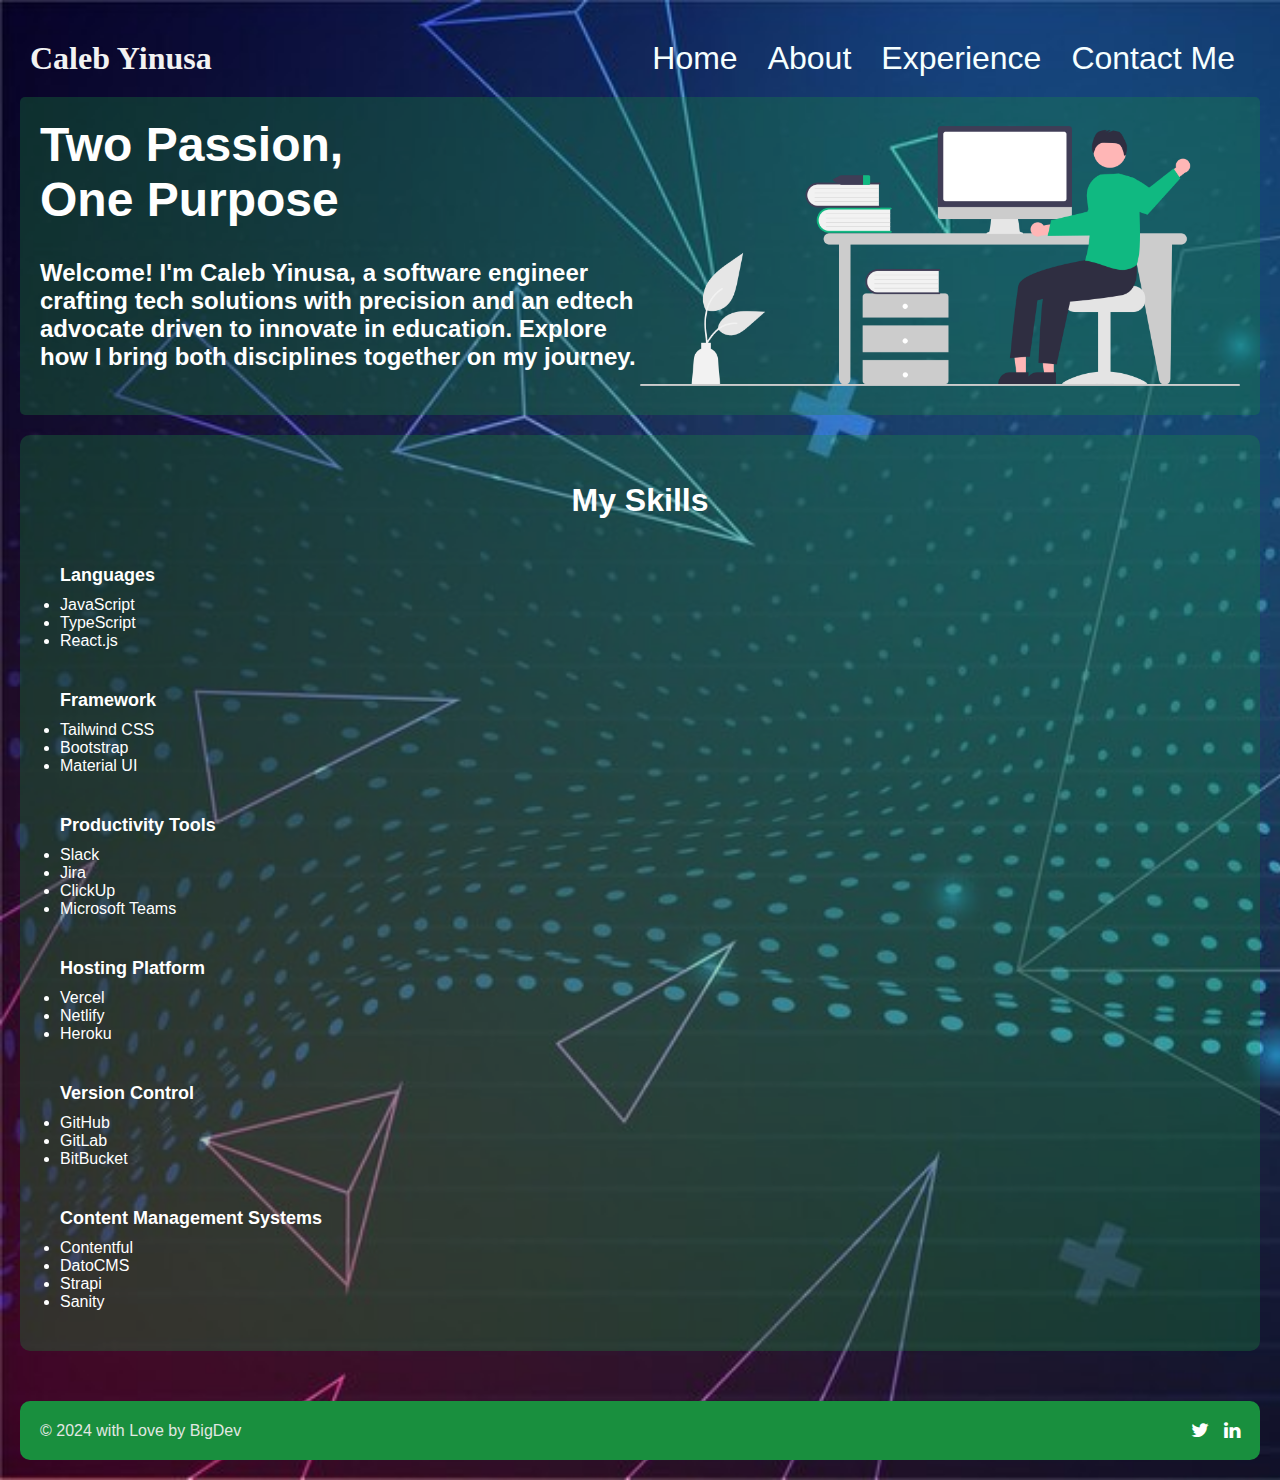
<file: index.html>
<!DOCTYPE html>
<html lang="en">
<head>
  <meta charset="UTF-8">
  <meta name="viewport" content="width=device-width, initial-scale=1.0">
  <title>calebyinusa</title> 

  <link rel="stylesheet" href="main.css">
  <link rel="stylesheet" href="https://cdnjs.cloudflare.com/ajax/libs/font-awesome/4.7.0/css/font-awesome.min.css">
</head>
<body>

<section class="topguy">
  <div class="logo" style="font-size: 2em;">Caleb Yinusa</div>
  <div class="nav">
    <a href="#">Home</a>
    <a href="/About/about.html">About</a>
    <a href="/Experience/experience.html">Experience</a>
    <a href="/Contact/contact.html">Contact Me</a>
  </div>
</section>

<section class="container">
  <div>
    <h1 class="herotitle">Two Passion,<br> One Purpose</h1>
    <h3 style="font-size: 1.5em;" class="herosubtitle"><span>Welcome! I'm Caleb Yinusa,</span> a software engineer crafting tech solutions with precision and an edtech advocate driven to innovate in education. Explore how I bring both disciplines together on my journey.</h3>
  </div>
  <img src="/asset/images/tech-guy-on-pc.png" alt="tech-guy-on-pc">
</section>

<section style="background-color: #198f3e4f; padding: 20px; border-radius: 10px; margin-top: 20px;">
  <div class="myskills">
    <h2 style="color: white; text-align: center; font-size: 2rem;">My Skills</h2>
    <ul class="list" style="color: white; padding: 20px;">
      <span style="font-size: large; font-weight: 700;">Languages</span>
      <li style="margin-top: 10px;">JavaScript</li>
      <li>TypeScript</li>
      <li>React.js</li>
    </ul>

    <ul class="list" style="color: white; padding: 20px; margin-top: 0px;">
      <span style="font-size: large; font-weight: 700;">Framework</span>
      <li style="margin-top: 10px;">Tailwind CSS</li>
      <li>Bootstrap</li>
      <li>Material UI</li>
    </ul>

    <ul class="list" style="color: white; padding: 20px;">
      <span style="font-size: large; font-weight: 700;">Productivity Tools</span>
      <li style="margin-top: 10px;">Slack</li>
      <li>Jira</li>
      <li>ClickUp</li>
      <li>Microsoft Teams</li>
    </ul>

    <ul class="list" style="color: white; padding: 20px;">
      <span style="font-size: large; font-weight: 700;">Hosting Platform</span>
      <li style="margin-top: 10px;">Vercel</li>
      <li>Netlify</li>
      <li>Heroku</li>
    </ul>

    <ul class="list" style="color: white; padding: 20px;">
      <span style="font-size: large; font-weight: 700;">Version Control</span>
      <li style="margin-top: 10px;">GitHub</li>
      <li>GitLab</li>
      <li>BitBucket</li>
    </ul>

    <ul class="list" style="color: white; padding: 20px;">
      <span style="font-size: large; font-weight: 700;">Content Management Systems</span>
      <li style="margin-top: 10px;">Contentful</li>
      <li>DatoCMS</li>
      <li>Strapi</li>
      <li>Sanity</li>
    </ul>
  </div>
</section>

<footer style="display: flex; padding: 20px;">
  <div class="copyright">
       <a href="#" style="color: rgb(226, 231, 226);">&copy 2024 with Love by BigDev</a>
  </div>
  <div class="social" style="margin-left: 60px;">
    <a href="https://x.com/bigdevsircole" target="_blank"  rel="noreferrer" class="fa fa-twitter"></a>
    <a href="https://www.linkedin.com/in/caleb-yinusa-3ab3442b4/" target="_blank" rel="noreferrer" class="fa fa-linkedin"></a>
  </div>
</footer>
</body>
</html>
</footer>
</body>
</html>
</file>
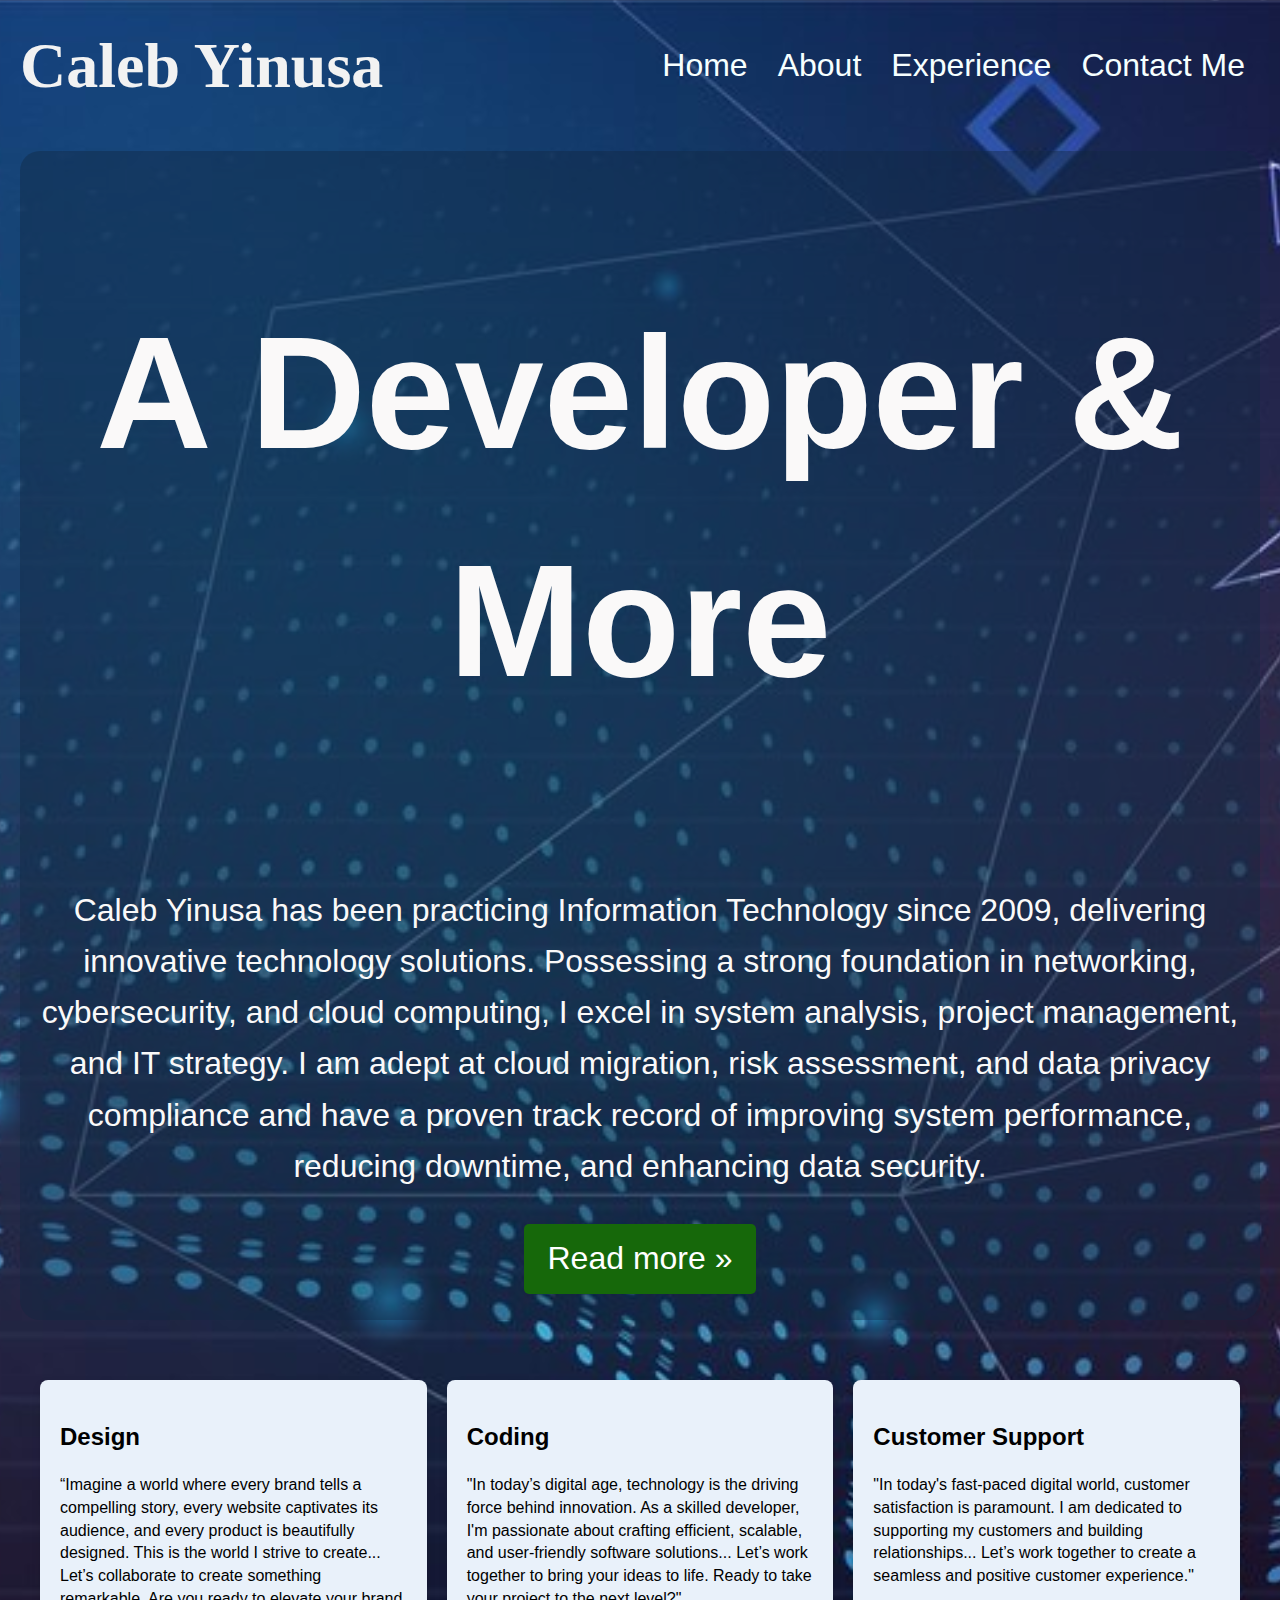
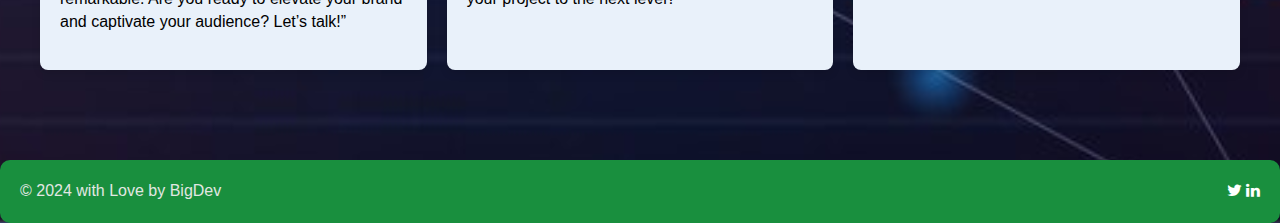
<file: About/about.html>
<!DOCTYPE html>
<html lang="en">
<head>
  <meta charset="UTF-8">
  <meta name="viewport" content="width=device-width, initial-scale=1.0">
  <title>calebyinusa</title> 
  <link rel="stylesheet" href="/About/about.css">
  <link rel="stylesheet" href="/asset/css/all.css">
  <link rel="stylesheet" href="https://cdnjs.cloudflare.com/ajax/libs/font-awesome/4.7.0/css/font-awesome.min.css">
</head>
<body>

  <header>
    <div class="container">
      <div class="logo">Caleb Yinusa</div>
      <nav class="nav">
        <a href="/index.html">Home</a>
        <a href="#">About</a>
        <a href="/Experience/experience.html">Experience</a>
        <a href="/Contact/contact.html">Contact Me</a>
      </nav>
    </div>
  </header>

  <main>
    <section class="jumbotron">
      <div class="title"><h1><strong>A Developer & More</strong></h1></div>        
       <div>
        <p class="paragraph">
          Caleb Yinusa has been practicing Information Technology since 2009, delivering innovative technology solutions. 
          Possessing a strong foundation in networking, cybersecurity, and cloud computing, I excel in system analysis, project management, and IT strategy. 
          I am adept at cloud migration, risk assessment, and data privacy compliance and have a proven track record of improving system performance, reducing downtime, and enhancing data security.
        </p>
        </div>
        <div>
          <p class="readmore">
            <a class="btn btn-primary" href="https://www.linkedin.com/in/caleb-yinusa-3ab3442b4/" target="_blank">Read more &raquo;</a>
          </p>
        </div>
    </section>

    <section class="content">
      <div class="row">
        <div class="col">
          <h2><strong>Design</strong></h2>
          <p>
            “Imagine a world where every brand tells a compelling story, every website captivates its audience, and every product is beautifully designed. 
            This is the world I strive to create... Let’s collaborate to create something remarkable. Are you ready to elevate your brand and captivate your audience? Let’s talk!”
          </p>
        </div>
        <div class="col">
          <h2><strong>Coding</strong></h2>
          <p>
            "In today’s digital age, technology is the driving force behind innovation. As a skilled developer, I'm passionate about crafting efficient, scalable, and user-friendly software solutions...
            Let’s work together to bring your ideas to life. Ready to take your project to the next level?"
          </p>
        </div>
        <div class="col">
          <h2><strong>Customer Support</strong></h2>
          <p>
            "In today's fast-paced digital world, customer satisfaction is paramount. I am dedicated to supporting my customers and building relationships...
            Let’s work together to create a seamless and positive customer experience."
          </p>
        </div>
      </div>
    </section>
  </main>

  <footer style="display: flex; padding: 20px;">
    <div class="copyright">
         <a href="#" style="color: rgb(226, 231, 226);">&copy 2024 with Love by BigDev</a>
    </div>
    <div class="social" style="margin-left: 60px;">
      <a href="https://x.com/bigdevsircole" target="_blank" rel="noreferrer" class="fa fa-twitter"></a>
      <a href="https://www.linkedin.com/in/caleb-yinusa-3ab3442b4/" target="_blank" rel="noreferrer" class="fa fa-linkedin"></a>
    </div>
  </footer>

</body>
</html>
</file>
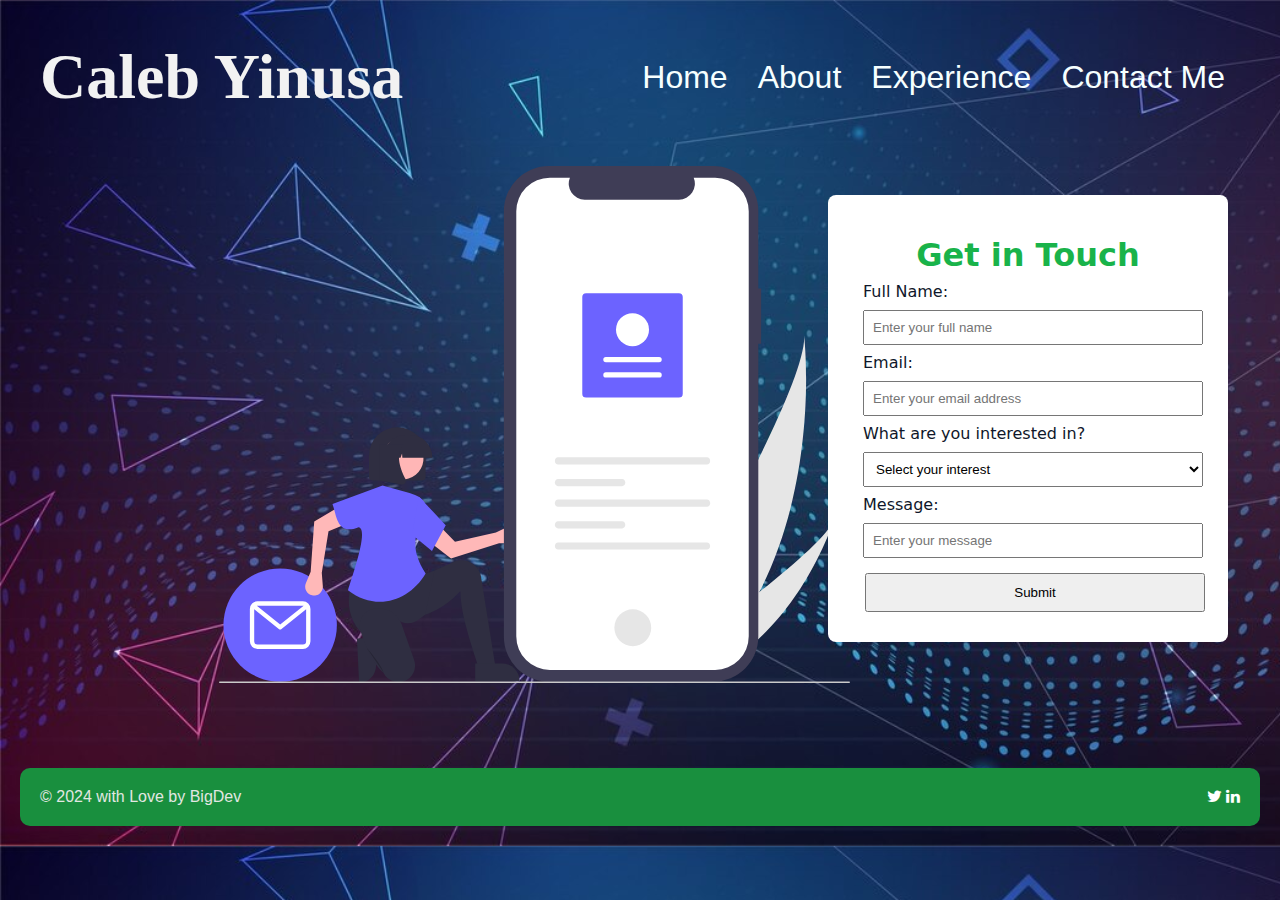
<file: Contact/contact.html>
<!DOCTYPE html>
<html lang="en">
<head>
  <meta charset="UTF-8">
  <meta name="viewport" content="width=device-width, initial-scale=1.0">
  <title>calebyinusa</title> 

  <link rel="stylesheet" href="/Contact/contacts.css">

  <link rel="stylesheet" href="https://cdnjs.cloudflare.com/ajax/libs/font-awesome/4.7.0/css/font-awesome.min.css">

</head>
<body>

<div class="container">
  <div class="logo">Caleb Yinusa</div>
  <div class="nav">
    <a href="/index.html">Home</a>
    <a href="/About/about.html">About</a>
    <a href="/Experience/experience.html">Experience</a>
    <a href="#">Contact Me</a>
  </div>
</div>

<main>

  <section class="contactsection">
    <div>
      <img src="/asset/images/contact-us-pix.svg" alt="Contact Us">
    </div>
    
    <div>
      <form action="">
        <div>
          <h1>Get in Touch</h1>
        </div>
        <div>
          <label for="name">Full Name:</label>
          <input type="text" id="name" placeholder="Enter your full name" required>
        </div>
  
        <div>
          <label for="email">Email:</label>
          <input type="email" id="email" placeholder="Enter your email address" required>
        </div>
  
        <div>
          <label for="interest">What are you interested in?</label>
          <select id="interest" required>
            <option value="" disabled selected>Select your interest</option>
            <option value="option1">Web Development</option>
            <option value="option2">App Development</option>
            <option value="option2">Training</option>
            <option value="option2">Other</option>
          </select>
        </div>
  
        <div>
          <label for="message">Message:</label>
          <input type="text" id="message" placeholder="Enter your message" required>
        </div>
    
        <button type="submit">Submit</button>
      </form>
    </div>
  </section>

</main>

<footer style="display: flex; padding: 20px;">
  <div class="copyright">
       <a href="#" style="color: rgb(226, 231, 226);">&copy 2024 with Love by BigDev</a>
  </div>
  <div class="social" style="margin-left: 60px;">
    <a href="https://x.com/bigdevsircole" target="_blank"  rel="noreferrer" class="fa fa-twitter"></a>
    <a href="https://www.linkedin.com/in/caleb-yinusa-3ab3442b4/" target="_blank" rel="noreferrer" class="fa fa-linkedin"></a>
  </div>
</footer>
</body>
</html>
</file>
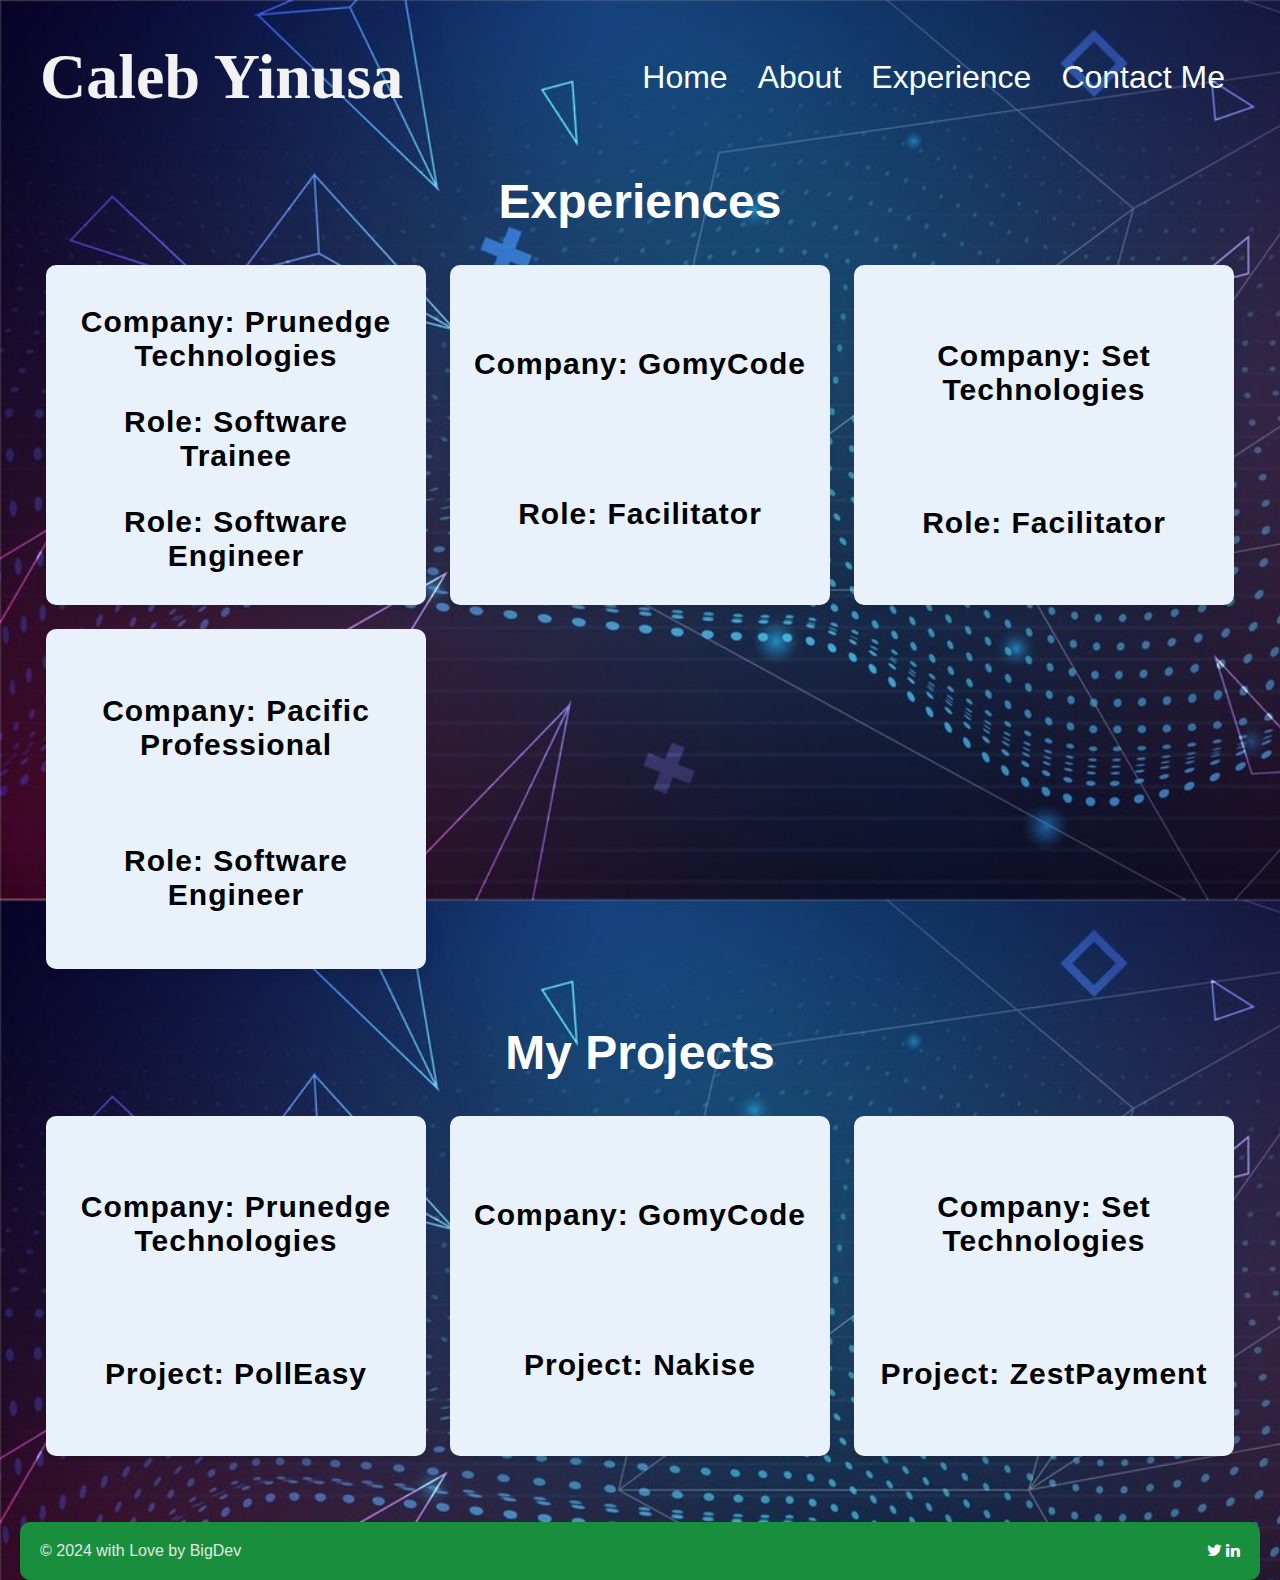
<file: Experience/experience.html>
<!DOCTYPE html>
<html lang="en">
<head>
  <meta charset="UTF-8">
  <meta name="viewport" content="width=device-width, initial-scale=1.0">
  <title>calebyinusa</title> 

  <link rel="stylesheet" href="/Experience/experience.css">

  <link rel="stylesheet" href="https://cdnjs.cloudflare.com/ajax/libs/font-awesome/4.7.0/css/font-awesome.min.css">

</head>
<body>

<div class="container">
  <div class="logo">Caleb Yinusa</div>
  <div class="nav">
    <a href="/index.html">Home</a>
    <a href="/About/about.html">About</a>
    <a href="#">Experience</a>
    <a href="/Contact/contact.html">Contact Me</a>
  </div>
</div>

<div class="section-title">
  <h1>Experiences</h1>
</div>

<section class="grid-container">
  <div class="card">
    <p>Company: Prunedge Technologies</p>
    <p>Role: Software Trainee</p>
    <p>Role: Software Engineer</p>
  </div>

  <div class="card">
    <p>Company: GomyCode</p>
    <p>Role: Facilitator</p>
  </div>

  <div class="card">
    <p>Company: Set Technologies</p>
    <p>Role: Facilitator</p>
  </div>

  <div class="card">
    <p>Company: Pacific Professional</p>
    <p>Role: Software Engineer</p>
  </div>
</section>

<div class="section-title">
  <h1>My Projects</h1>
</div>

<section class="grid-container">
  <div class="card">
    <p>Company: Prunedge Technologies</p>
    <p>Project: PollEasy</p>
  </div>

  <div class="card">
    <p>Company: GomyCode</p>
    <p>Project: Nakise</p>
  </div>

  <div class="card">
    <p>Company: Set Technologies</p>
    <p>Project: ZestPayment</p>
  </div>
</section>

<footer style="display: flex; padding: 20px;">
  <div class="copyright">
       <a href="#" style="color: rgb(226, 231, 226);"> &copy 2024 with Love by BigDev</a>
  </div>
  <div class="social" style="margin-left: 60px;">
    <a href="https://x.com/bigdevsircole" target="_blank"  rel="noreferrer" class="fa fa-twitter"></a>
    <a href="https://www.linkedin.com/in/caleb-yinusa-3ab3442b4/" target="_blank" rel="noreferrer" class="fa fa-linkedin"></a>
  </div>
</footer>
</body>
</html>
</file>
<file: main.css>
body {
  font-family: Arial, sans-serif;
  max-width: 1440px;
  margin: 0 auto;
  padding: 20px;
  background-image: url('/asset/images/caleb-yinusa-header-pix.jpg');
  background-size: cover;
}

.topguy {
  display: flex;
  justify-content: space-between;
  align-items: center;
  padding: 10px;
}

.logo {
  font-size: 4em;
  font-weight: bold;
  color: #f2f2f2;
  text-align: center;
  font-family: cursive;
}

.logo {
  font-size: 4em;
  font-weight: bold;
  color: #f2f2f2;
  text-align: center;
  font-family: cursive;
}

.nav {
  display: flex;
  list-style: none;
  margin: 0;
  padding: 0;
}

.nav a {
  text-decoration: none;
  color: #f6ffff;
  font-size: 2em;
  padding: 10px 15px;
  border-radius: 5px;
  transition: background-color 0.3s ease;
}

.nav a:hover {
  background-color: #4e9f8e;
}

.container {
  display: flex;
  justify-content: space-between;
  align-items: center;
  padding: 20px;
  background-color: #198f3e4f;
  border-radius: 5px;
  animation-name: container;
  animation-duration: 5s;
}

.container img {
  max-width: 50%;
  height: auto;
}

.container > div {
  flex: 1;
}

.container h1 {
  font-size: 3em;
  color: #ffffff;
  margin-top: 0;
  animation-name: ball;
  animation-duration: 5s;
}

.container h3 {
  font-size: 1.2em;
  color: #ffffff;
}

@keyframes container {
  0%   {background-color: rgb(54, 116, 141);}
  25%  {background-color: #bfbf9272;}
  50%  {background-color: #8b8bed95;}
  100% {background-color: rgba(121, 253, 121, 0.391);}
}

.list {
  margin-top: 0px;
  margin-bottom: 0px;
}

.img {
  display: flex;
  justify-content: flex-end;
  opacity: 0;
  transform: translateY(100px);
  animation: bounce 5s ease-in-out forwards;
}

.img img {
  width: 80%;
  height: auto;
}

footer {
  display: flex;
  justify-content: space-between;
  align-items: center;
  padding: 20px 0;
  margin-top: 50px;
  background-color: #198f3e;
  color: white;
  border-radius: 10px;
  flex-wrap: wrap;
  gap: 20px;
}

.copyright {
  flex: 1;
}

.social {
  display: flex;
  gap: 15px;
}

.social a {
  color: white;
  text-decoration: none;
  font-size: 1.2rem;
  transition: opacity 0.3s;
}

.social a:hover {
  opacity: 0.7;
}

footer a {
  color: white;
  text-decoration: none;
}

/* Responsive Styles */
@media (max-width: 768px) {
  .topguy {
      flex-direction: column;
      align-items: center;
  }

  .logo {
    font-size: 2em;
  }

  .nav a {
    font-size: 1em;
  }
  
  .nav {
      display: flex;
      flex-direction: column;
      width: 100%;
      align-items: center;
      justify-content: center;
  }

  .container {
      flex-direction: column;
      text-align: center;
  }

  .container img {
      max-width: 100%;
      margin-top: 20px;
  }

  .container h1 {
      font-size: 2em;
  }

  .container h3 {
      font-size: 1em;
  }

  .myskills {
      text-align: center;
  }

  .list {
      padding: 10px;
  }

  .list li {
    list-style-type: none;
}

  footer {
      flex-direction: column;
      text-align: center;
  }

  .social {
      justify-content: center;
      margin-top: 10px;
  }
}
</file>
<file: About/about.css>
body {
  display: flex;
  flex-direction: column;
  min-height: 100vh;
  margin: 0;
  padding: 0;
  background-image: url('/asset/images/caleb-yinusa-header-pix.jpg');
  background-size: cover;
  background-position: center;
  font-family: "Helvetica Neue", Helvetica, Arial, sans-serif;
  line-height: 1.42857143;
}

.container {
  display: flex;
  flex-direction: row;
  justify-content: space-between;
  align-items: center;
  padding: 20px;
}

.logo {
  font-size: 4em;
  font-weight: bold;
  color: #f2f2f2;
  text-align: center;
  font-family: cursive;
}

.nav {
  display: flex;
  list-style: none;
  margin: 0;
  padding: 0;
}

.nav a {
  text-decoration: none;
  color: #f6ffff;
  font-size: 2em;
  padding: 10px 15px;
  border-radius: 5px;
  transition: background-color 0.3s ease;
}

.nav a:hover {
  background-color: #4e9f8e;
}

.jumbotron {
  display: block;
  background-color: #12284269;
  color: #faf9f9;
  padding: 10px;
  text-align: center;
  border-radius: 20px;
  margin: 20px;
}

.jumbotron .title {
  display: block;
  padding: 10px;
}

.jumbotron .title h1 {
  font-size: 10rem;
  font-weight: bold;
}

.jumbotron .content {
  display: block;
}

.jumbotron .paragraph {
  font-size: 2rem;
  line-height: 1.6;
}

.jumbotron .readmore {
  display: block;
}

.jumbotron .btn {
  display: inline-block;
  background-color: #16680a;
  color: white;
  padding: 12px 24px;
  font-size: 2rem;
  text-decoration: none;
  border-radius: 5px;
  transition: background-color 0.3s ease;
}

.jumbotron .btn:hover {
  background-color: #033263;
}

.content {
  padding: 40px;
  align-items: center;
}

.row {
  display: flex;
  justify-content: space-between;
  gap: 20px;
}

.col {
  flex: 1;
  background: #e9f1fa;
  padding: 20px;
  border-radius: 8px;
  box-shadow: 0 4px 8px rgba(0, 0, 0, 0.1);
  transition: transform 0.3s ease-in-out;
}

.col:hover {
  transform: translateY(-5px);
}

.section-title {
  font-size: 1.5rem;
  font-weight: bold;
  color: #333;
  margin-bottom: 10px;
}

.section-text {
  font-size: 1rem;
  color: #555;
  line-height: 1.6;
  font-style: italic;
}

footer {
  display: flex;
  justify-content: space-between;
  align-items: center;
  padding: 20px 0;
  margin-top: 50px;
  background-color: #198f3e;
  color: white;
  border-radius: 10px;
  flex-wrap: wrap;
  gap: 20px;
}

footer a {
  color: white;
  text-decoration: none;
}

/* Responsive Styles */
@media (max-width: 1200px) {
  .logo {
    font-size: 3em;
  }

  .nav a {
    font-size: 1.5em;
  }

  .jumbotron .title h1 {
    font-size: 8rem;
  }

  .jumbotron .paragraph {
    font-size: 1.5rem;
  }

  .jumbotron .btn {
    font-size: 1.5rem;
  }
}

@media (max-width: 992px) {
  .container {
    flex-direction: column;
    text-align: center;
  }

  .nav {
    flex-direction: column;
    margin-top: 10px;
  }

  .nav a {
    font-size: 1.2em;
    padding: 8px 10px;
  }

  .jumbotron .title h1 {
    font-size: 6rem;
  }

  .jumbotron .paragraph {
    font-size: 1.2rem;
  }

  .jumbotron .btn {
    font-size: 1.2rem;
  }

  .row {
    flex-direction: column;
  }

  .col {
    margin-bottom: 20px;
  }
}

@media (max-width: 768px) {
  .logo {
    font-size: 2em;
  }

  .nav a {
    font-size: 1em;
  }

  .jumbotron .title h1 {
    font-size: 4rem;
  }

  .jumbotron .paragraph {
    font-size: 1rem;
  }

  .jumbotron .btn {
    font-size: 1rem;
  }

  footer {
    flex-direction: column;
    align-items: center;
  }

  .social {
    margin-left: 0;
    margin-top: 10px;
  }
}

@media (max-width: 480px) {
  .logo {
    font-size: 1.5em;
  }

  .nav a {
    font-size: 0.9em;
  }

  .jumbotron .title h1 {
    font-size: 3rem;
  }

  .jumbotron .paragraph {
    font-size: 0.9rem;
  }

  .jumbotron .btn {
    font-size: 0.9rem;
  }
}
</file>
<file: Contact/contacts.css>
body {
  font-family: Arial, sans-serif;
  max-width: 1440px;
  margin: 0 auto;
  padding: 20px;
  background-image: url('/asset/images/caleb-yinusa-header-pix.jpg');
  background-size: cover;
}

.container {
  display: flex;
  flex-direction: row;
  justify-content: space-between;
  align-items: center;
  padding: 20px;
}

.logo {
  font-size: 4em;
  font-weight: bold;
  color: #f2f2f2;
  text-align: center;
  font-family: cursive;
}

.nav {
  display: flex;
  list-style: none;
  margin: 0;
  padding: 0;
}

.nav a {
  text-decoration: none;
  color: #f6ffff;
  font-size: 2em;
  padding: 10px 15px;
  border-radius: 5px;
  transition: background-color 0.3s ease;
}

.nav a:hover {
  background-color: #4e9f8e;
}

.contactsection {
  box-sizing: border-box;
  padding: 32px;
  align-items: center;
  background: none 0% 0% / auto repeat scroll padding-box border-box rgba(0, 0, 0, 0);
  display: flex;
  justify-content: center;
  min-height: auto;
  color: rgb(255, 255, 255);
  font-family: system-ui, -apple-system, BlinkMacSystemFont, "Segoe UI", Roboto, Oxygen, Ubuntu, Cantarell, "Open Sans", "Helvetica Neue", sans-serif;
  font-weight: 400;
  line-height: 16px;
}

.contactsection img {
  box-sizing: border-box;
  margin: 0px 0px 0px 128px;
  width: 708.992px;
  height: 517.352px;
  max-width: 100%;
  font-weight: 400;
  line-height: 16px;
}

form {
  margin-bottom: 15px;
  box-sizing: border-box;
  padding: 30px;
  background-color: rgb(255, 255, 255);
  border-radius: 8px;
  color: rgb(15, 23, 42);
  width: 400px;
  height: auto;
  font-weight: 400;
  line-height: 16px;
}

form h1 {
  text-align: center;
  color: #19b34a;
}

label {
  display: block;
  margin: 5px;
}

input, select {
  width: 100%;
  padding: 8px;
  box-sizing: border-box;
  margin: 5px;
}

button {
  margin-left: 7px;
  margin-top: 10px;
  padding: 10px;
  width: 100%;
}

footer a {
  color: white;
  text-decoration: none;
}

footer {
  display: flex;
  justify-content: space-between;
  align-items: center;
  padding: 20px 0;
  margin-top: 50px;
  background-color: #198f3e;
  color: white;
  border-radius: 10px;
  flex-wrap: wrap;
  gap: 20px;
}

/* Responsive Styles */
@media (max-width: 1200px) {
  .logo {
    font-size: 3em;
  }

  .nav a {
    font-size: 1.5em;
  }

  .contactsection img {
    margin: 0px 0px 0px 64px;
    width: 300px;
    height: auto;
  }

  form {
    width: 350px;
  }
}

@media (max-width: 992px) {
  .container {
    flex-direction: column;
    text-align: center;
  }

  .nav {
    flex-direction: column;
    margin-top: 10px;
  }

  .nav a {
    font-size: 1.2em;
    padding: 8px 10px;
  }

  .contactsection {
    flex-direction: column;
    padding: 16px;
  }

  .contactsection img {
    margin: 0;
    width: 300px;
    height: auto;
  }

  form {
    width: 100%;
    margin-top: 20px;
  }
}

@media (max-width: 768px) {
  .logo {
    font-size: 2em;
  }

  .nav a {
    font-size: 1em;
  }

  .contactsection {
    padding: 10px;
  }

  form {
    padding: 20px;
  }

  footer {
    flex-direction: column;
    align-items: center;
  }

  .social {
    margin-left: 0;
    margin-top: 10px;
  }
}

@media (max-width: 480px) {
  .logo {
    font-size: 1.5em;
  }

  .nav a {
    font-size: 0.9em;
  }

  .contactsection img {
    width: 300px;
    height: auto;
  }

  form {
    padding: 15px;
  }

  form h1 {
    font-size: 1.5em;
  }

  input, select, button {
    font-size: 0.9em;
  }
}
</file>
<file: Experience/experience.css>
html, body {
  margin: 0;
  padding: 0;
  height: 100%;
}

body {
  font-family: Arial, sans-serif;
  max-width: 1440px;
  margin: 0 auto;
  padding: 20px;
  background-image: url('/asset/images/caleb-yinusa-header-pix.jpg');
  background-size: cover;
}

.container {
  display: flex;
  flex-direction: row;
  justify-content: space-between;
  align-items: center;
  padding: 20px;
}

.logo {
  font-size: 4em;
  font-weight: bold;
  color: #f2f2f2;
  text-align: center;
  font-family: cursive;
}

.nav {
  display: flex;
  list-style: none;
  margin: 0;
  padding: 0;
}

.nav a {
  text-decoration: none;
  color: #f6ffff;
  font-size: 2em;
  padding: 10px 15px;
  border-radius: 5px;
  transition: background-color 0.3s ease;
}

.nav a:hover {
  background-color: #4e9f8e;
}

footer {
  display: flex;
  justify-content: space-between;
  align-items: center;
  padding: 20px 0;
  margin-top: 50px;
  background-color: #198f3e;
  color: white;
  border-radius: 10px;
  flex-wrap: wrap;
  gap: 20px;
}

footer a {
  color: white;
  text-decoration: none;
}

.section-title h1 {
  text-align: center;
  font-size: 3rem;
  color: #ffffff;
  margin-top: 40px;
  margin-bottom: 20px;
}

.grid-container {
  display: grid;
  box-sizing: border-box;
  padding: 16px;
  margin: 10px;
  gap: 24px;
  grid-template-columns: repeat(auto-fit, minmax(300px, 1fr));
  color: 000000;
  font-weight: 400;
}

.card {
  display: grid;
  place-items: center;
  height: 300px;
  background-color: #e9f1fa;
  border-radius: 10px;
  box-shadow: 0 4px 8px rgba(0, 0, 0, 0.1);
  padding: 20px;
  transition: transform 0.3s ease, box-shadow 0.3s ease;
}

.card p {
  margin: 8px 0px 0px;
  letter-spacing: 1px;
  text-transform: capitalize;
  font-size: 30px;
  text-align: center;
  font-weight: 700;
}

.card:hover {
  transform: translateY(-10px);
  box-shadow: 0 8px 16px rgba(0, 0, 0, 0.15);
}

/* Responsive Styles */
@media (max-width: 1200px) {
  .logo {
    font-size: 3em;
  }

  .nav a {
    font-size: 1.5em;
  }

  .section-title h1 {
    font-size: 2.5rem;
  }

  .card p {
    font-size: 24px;
  }
}

@media (max-width: 992px) {
  .container {
    flex-direction: column;
    text-align: center;
  }

  .nav {
    flex-direction: column;
    margin-top: 10px;
  }

  .nav a {
    font-size: 1.2em;
    padding: 8px 10px;
  }

  .section-title h1 {
    font-size: 2rem;
  }

  .card p {
    font-size: 20px;
  }
}

@media (max-width: 768px) {
  .logo {
    font-size: 2em;
  }

  .nav a {
    font-size: 1em;
  }

  .section-title h1 {
    font-size: 1.8rem;
  }

  .grid-container {
    grid-template-columns: repeat(auto-fit, minmax(250px, 1fr));
  }

  .card {
    height: 250px;
  }

  .card p {
    font-size: 18px;
  }
}

@media (max-width: 480px) {
  .logo {
    font-size: 1.5em;
  }

  .nav a {
    font-size: 0.9em;
  }

  .section-title h1 {
    font-size: 1.5rem;
  }

  .grid-container {
    grid-template-columns: 1fr;
  }

  .card {
    height: 200px;
  }

  .card p {
    font-size: 16px;
  }
}
</file>
